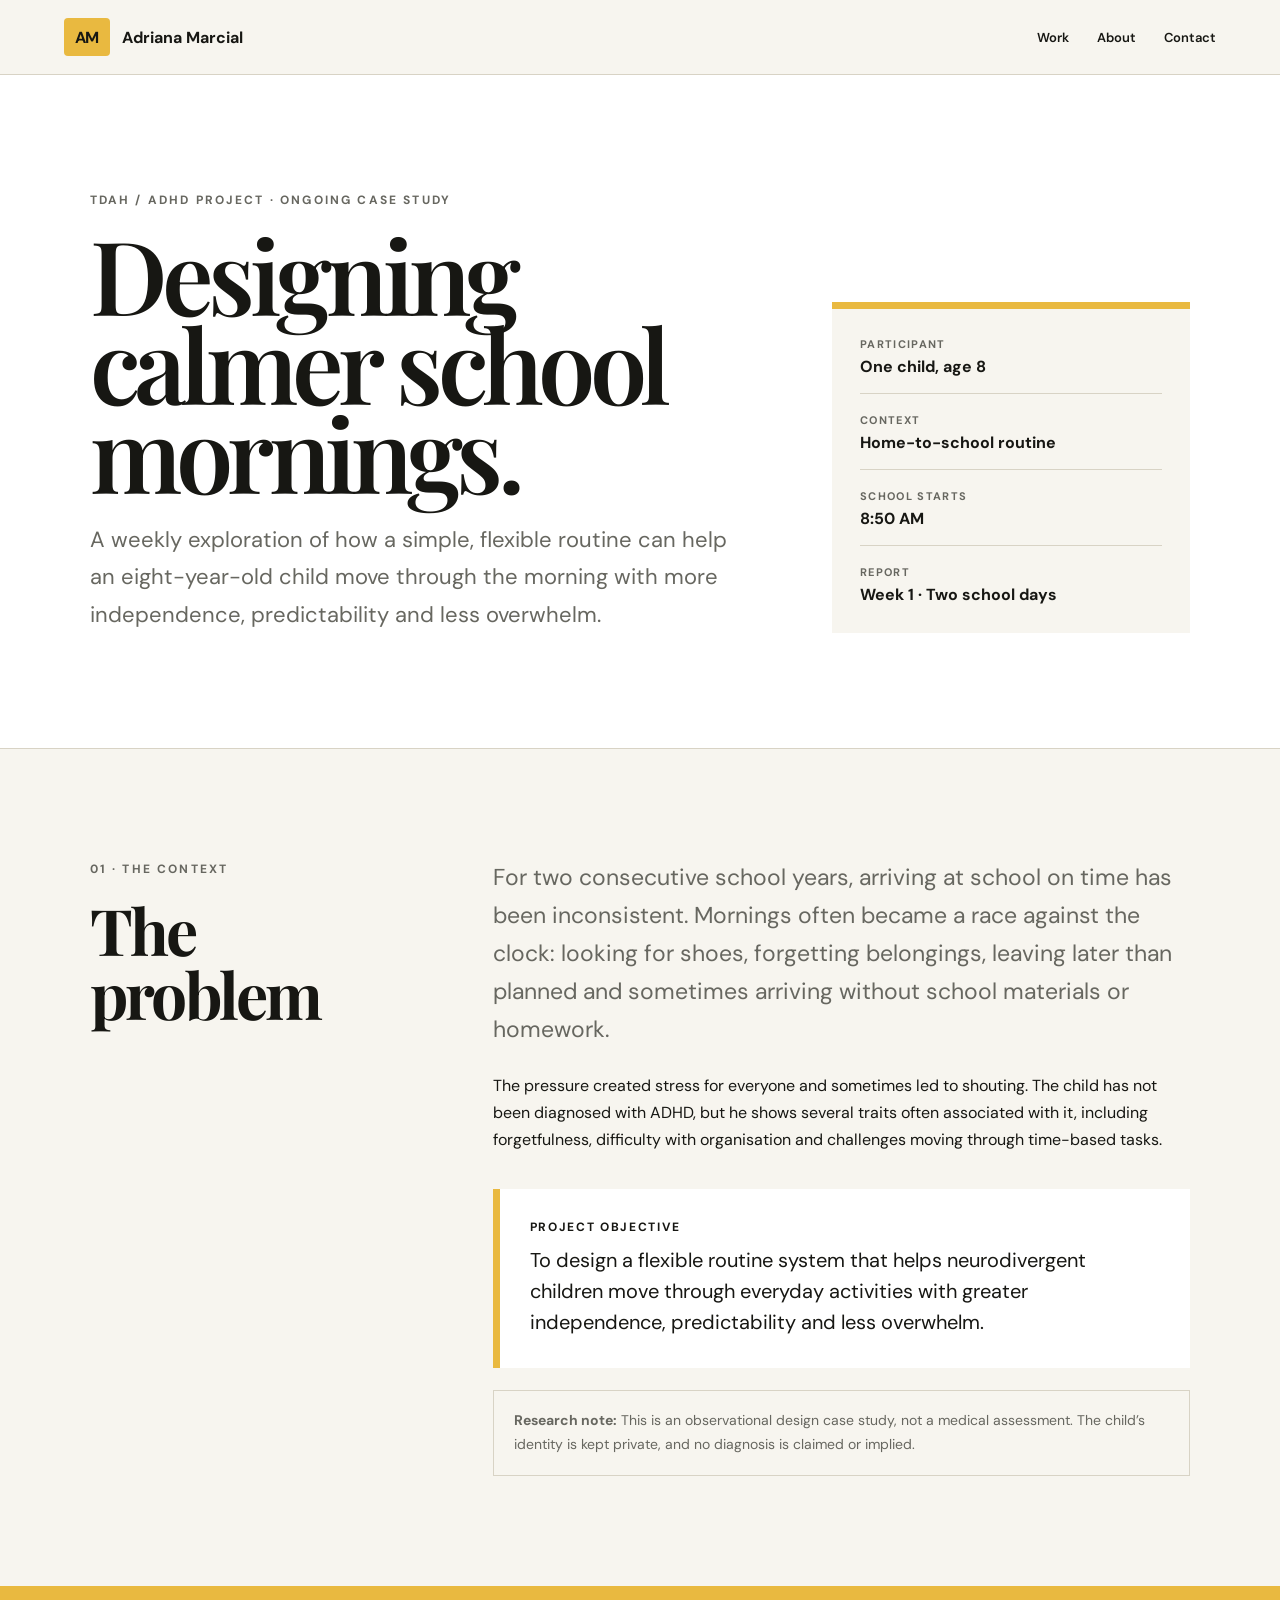
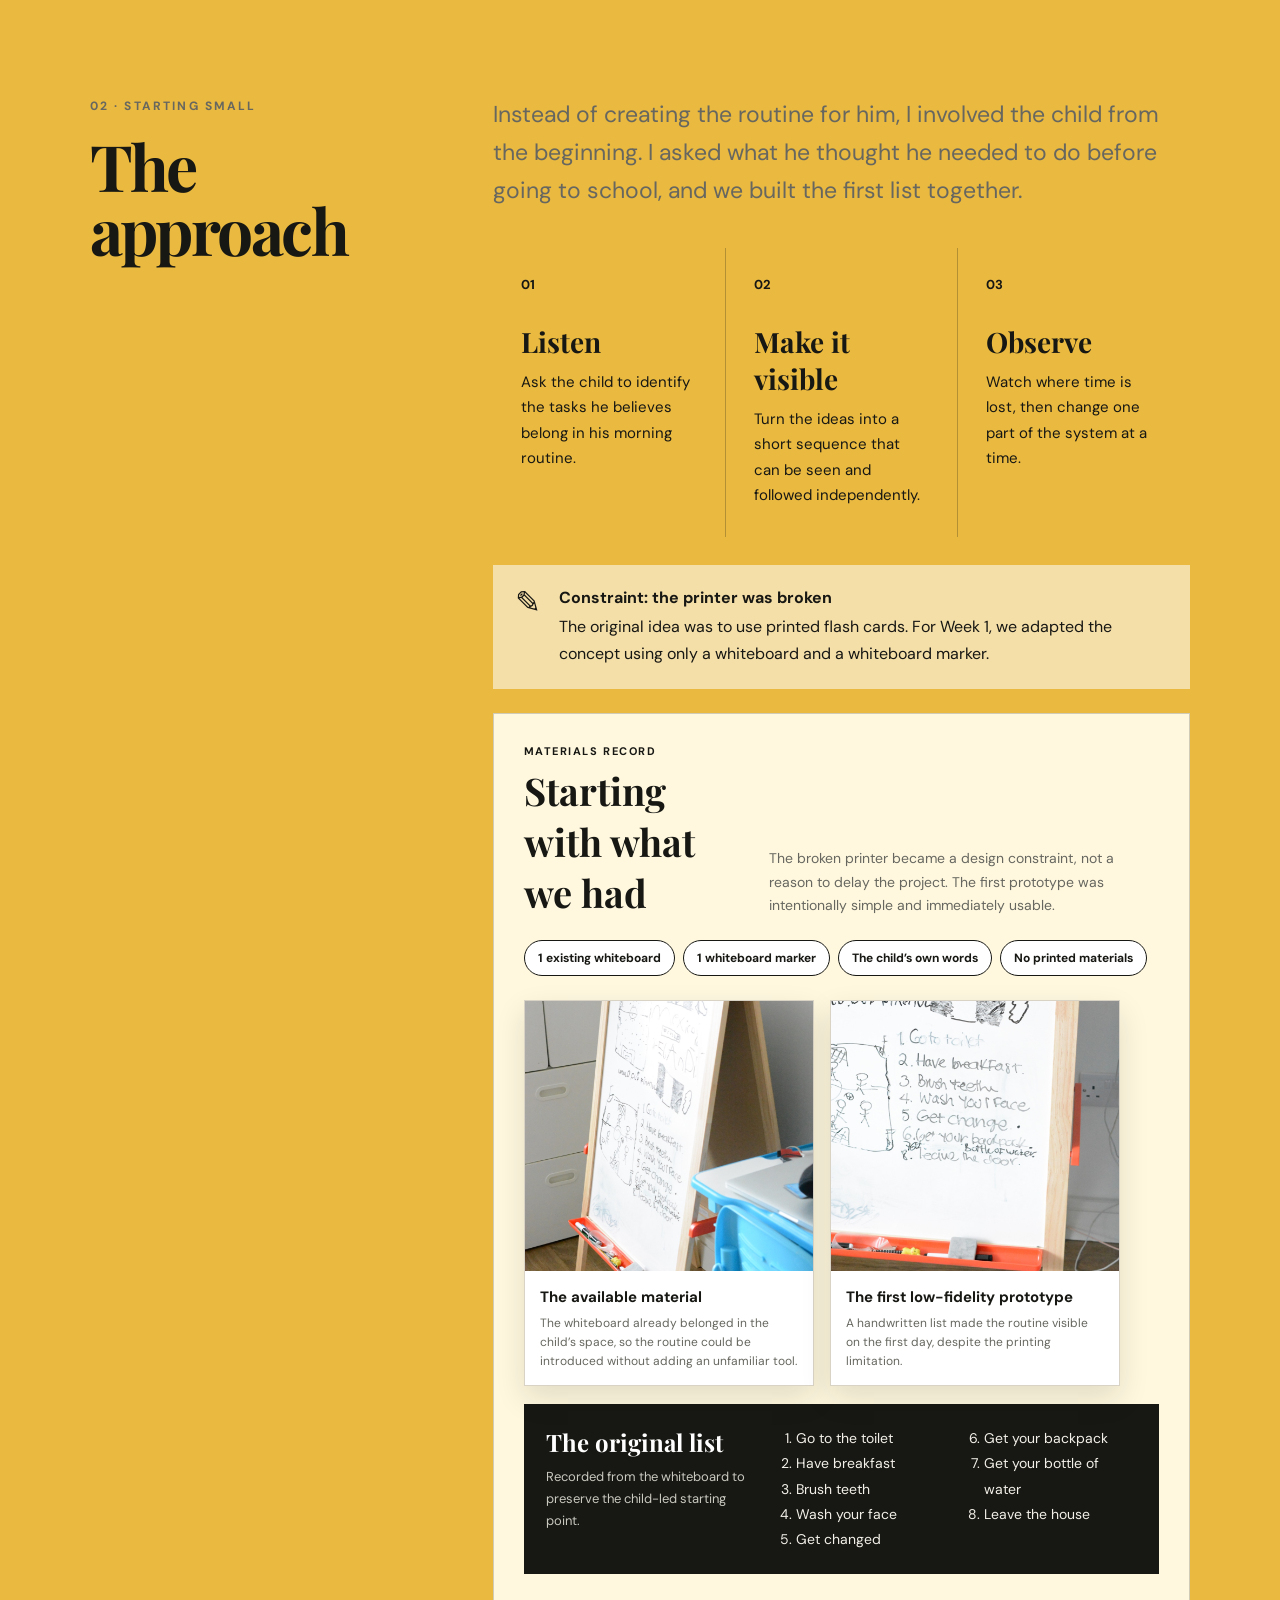
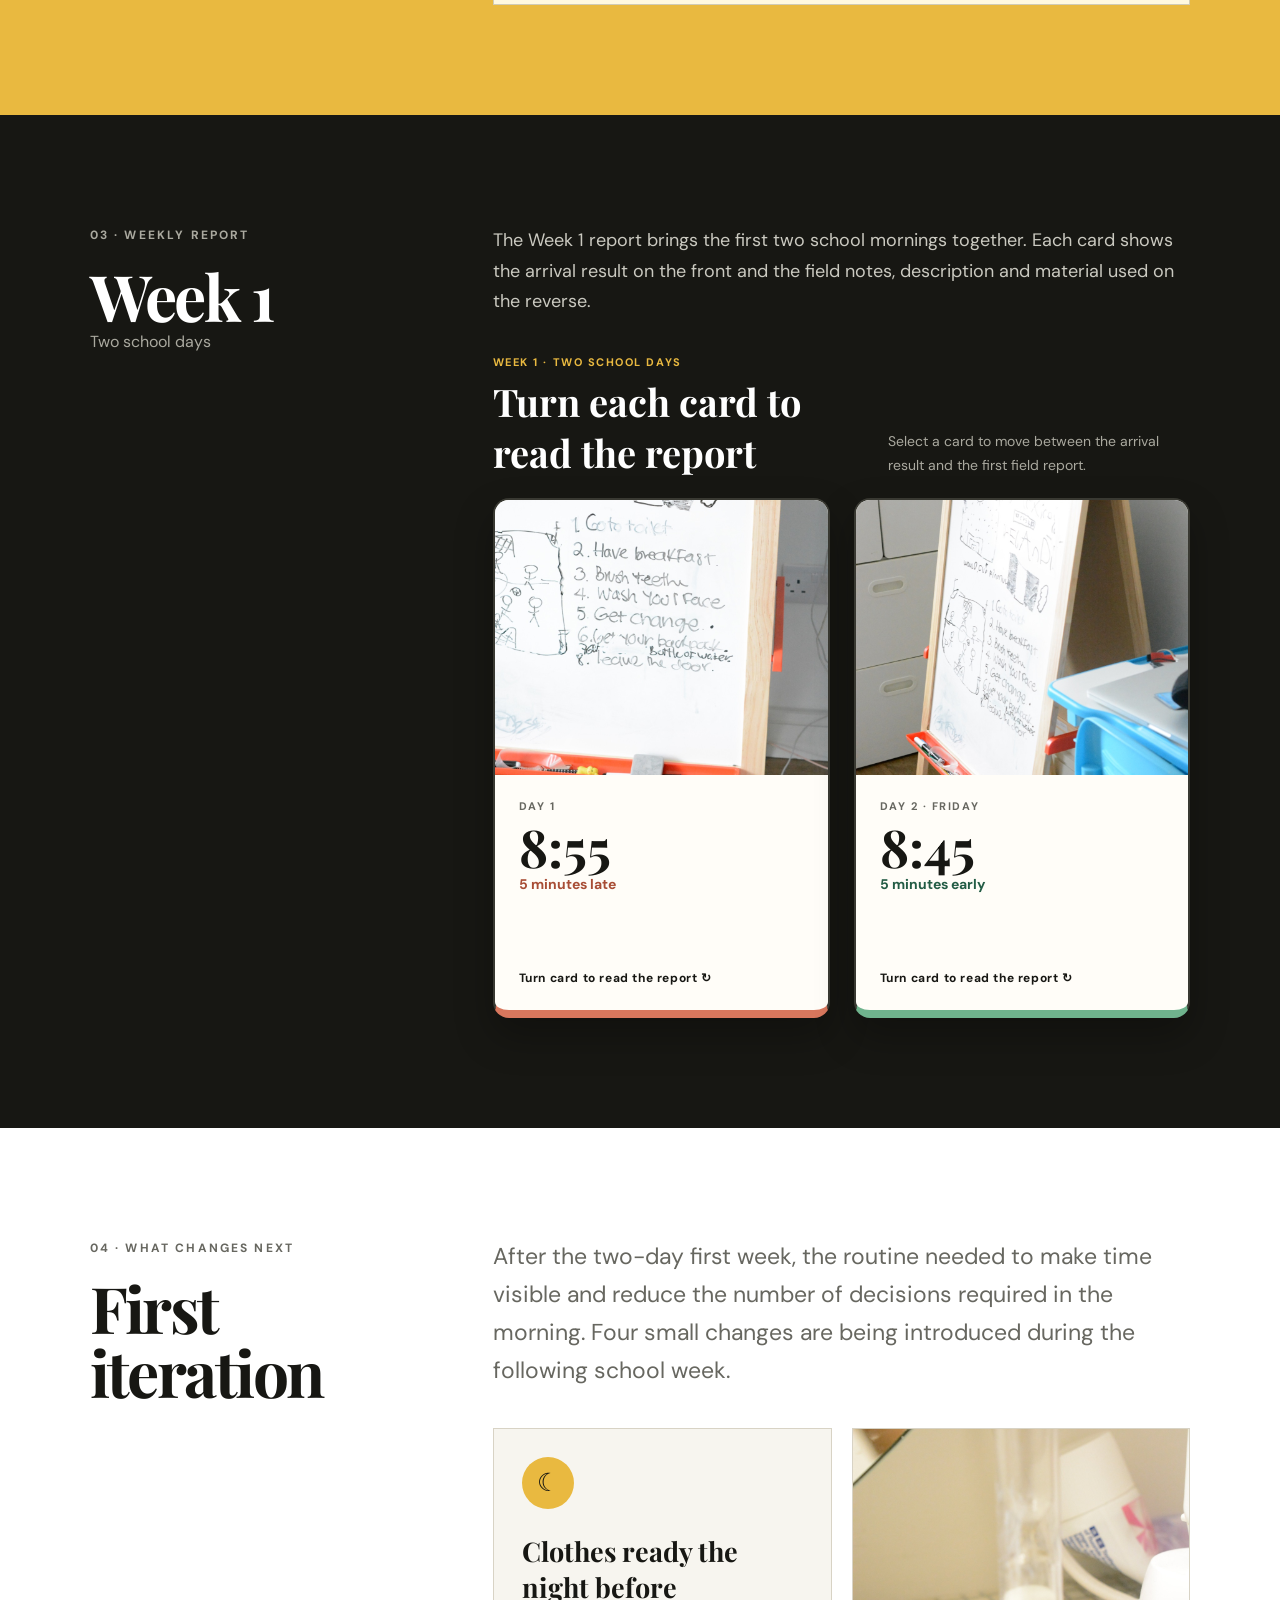
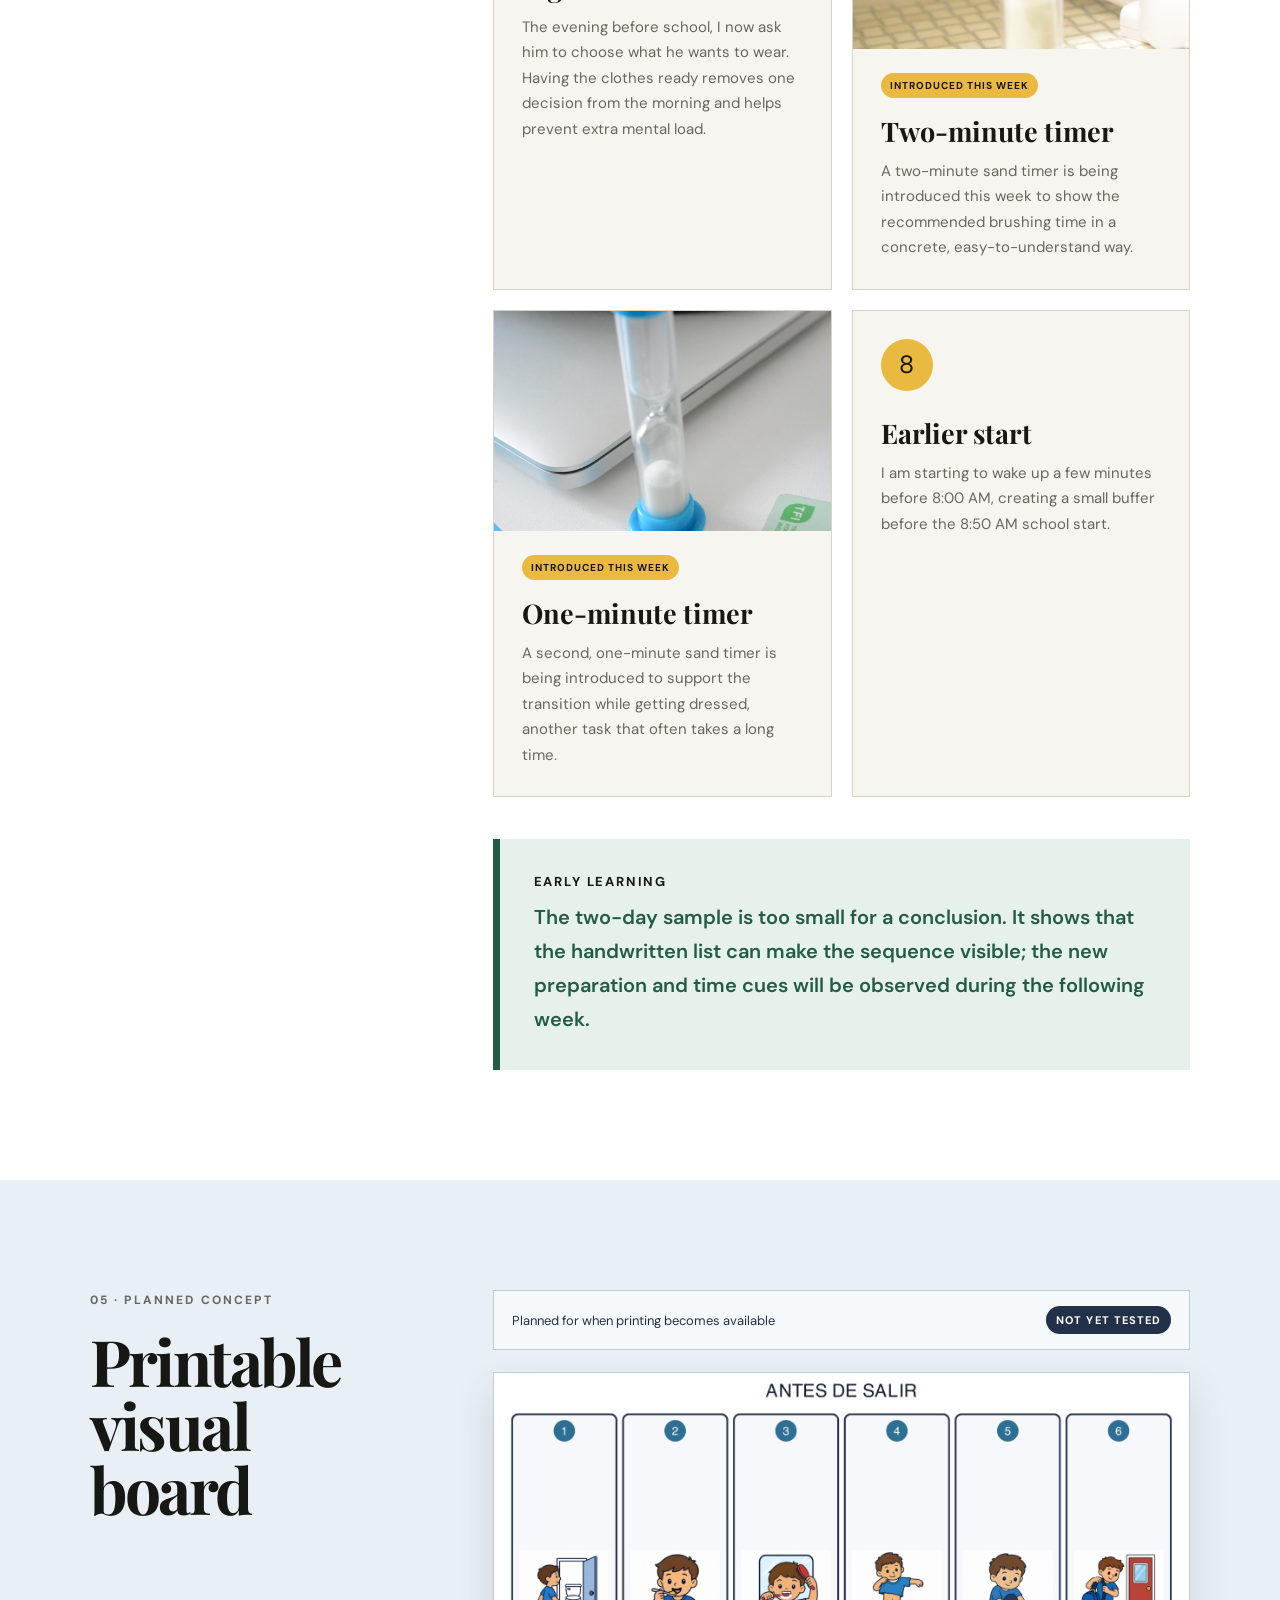
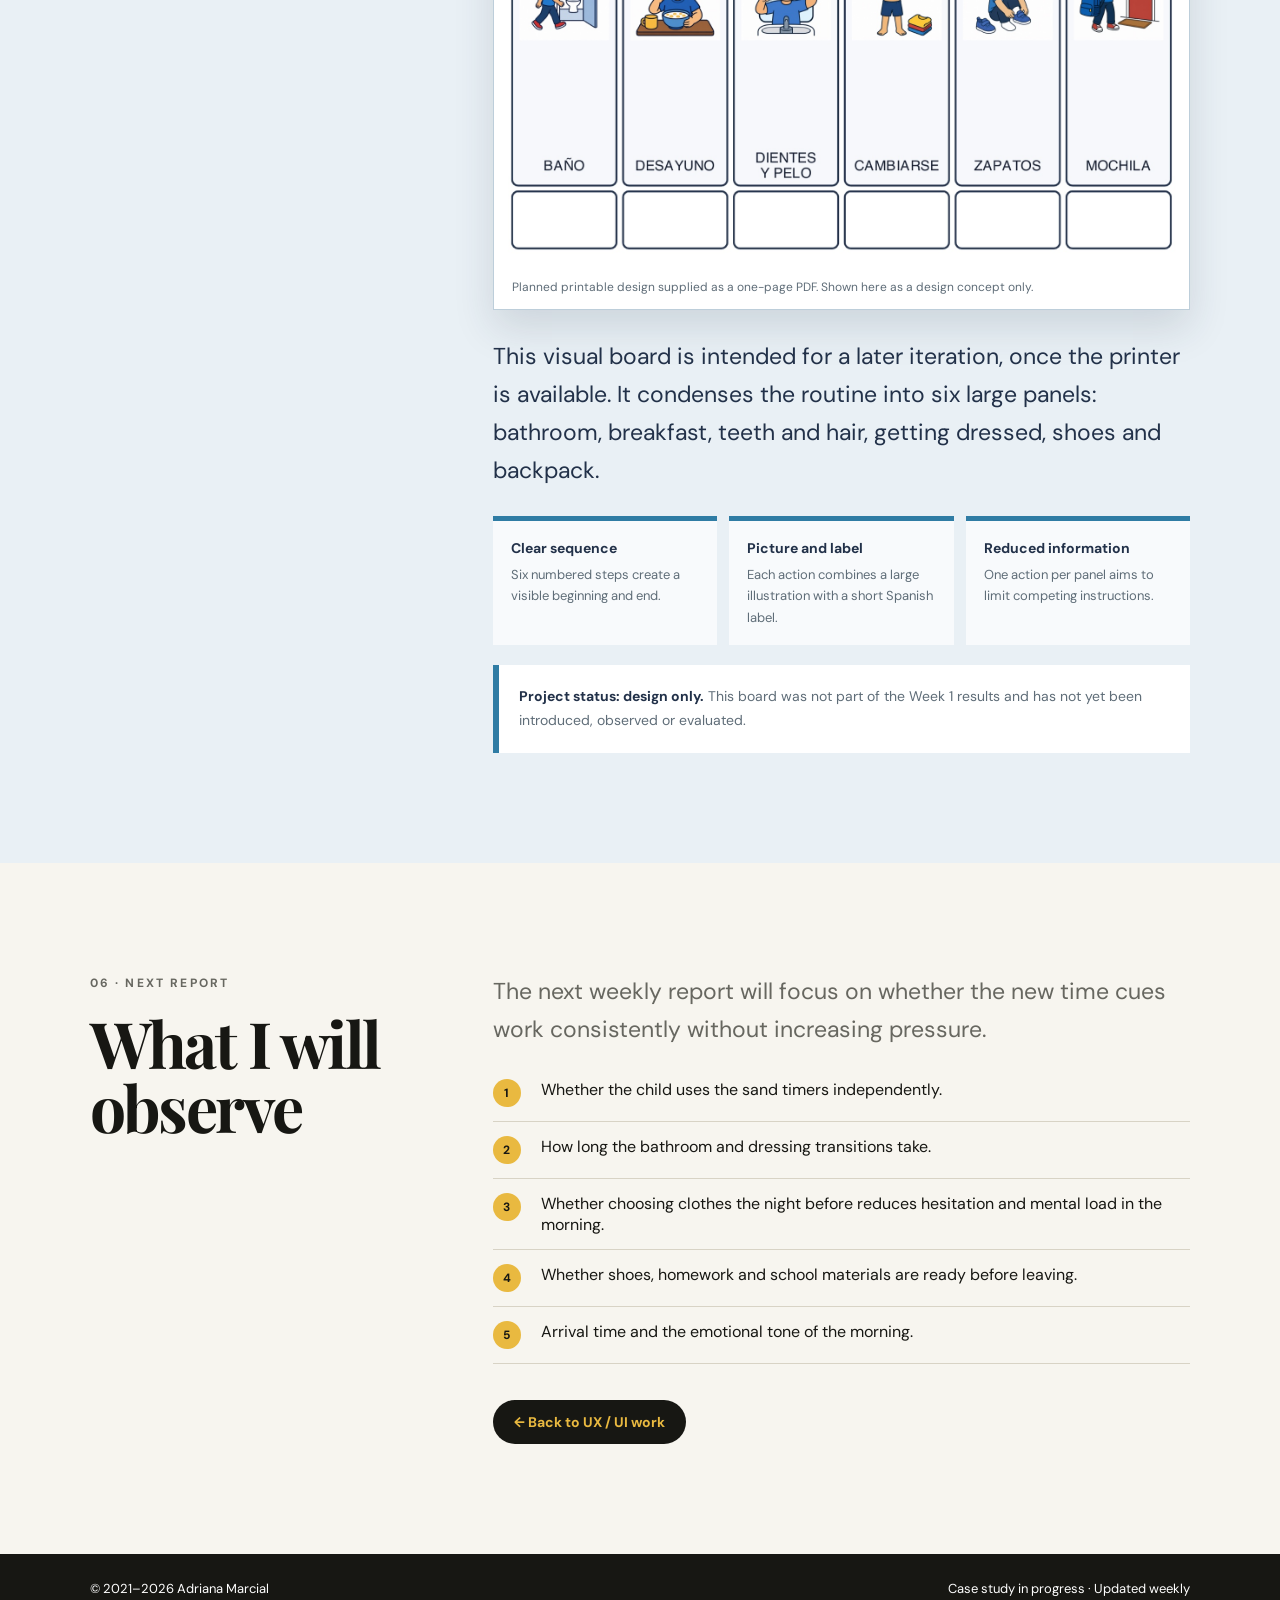
<file: tdah-project.html>
<!DOCTYPE html>
<html lang="en">
<head>
  <!-- Google Tag Manager -->
  <script>(function(w,d,s,l,i){w[l]=w[l]||[];w[l].push({'gtm.start':
  new Date().getTime(),event:'gtm.js'});var f=d.getElementsByTagName(s)[0],
  j=d.createElement(s),dl=l!='dataLayer'?'&l='+l:'';j.async=true;j.src=
  'https://www.googletagmanager.com/gtm.js?id='+i+dl;f.parentNode.insertBefore(j,f);
  })(window,document,'script','dataLayer','GTM-MG58XLLC');</script>
  <!-- End Google Tag Manager -->
  <meta charset="utf-8">
  <meta name="viewport" content="width=device-width, initial-scale=1">
  <title>TDAH / ADHD Morning Routine — Week 1 | Adriana Marcial</title>
  <meta name="description" content="Week 1 of an ongoing UX case study exploring a flexible morning routine for a neurodivergent child, with observations, constraints and early iterations.">
  <meta name="robots" content="noindex">
  <link rel="preconnect" href="https://fonts.googleapis.com">
  <link rel="preconnect" href="https://fonts.gstatic.com" crossorigin>
  <link href="https://fonts.googleapis.com/css2?family=DM+Sans:wght@400;500;600;700&amp;family=Playfair+Display:wght@600&amp;display=swap" rel="stylesheet">
  <script type="text/javascript" charset="UTF-8" src="https://cdn.cookie-script.com/s/37d7e0482ad240002c6fa5512722afcf.js"></script>
  <script type="text/plain" data-cookiescript="accepted" data-cookiecategory="performance">
    (function(c,l,a,r,i,t,y){
      c[a]=c[a]||function(){(c[a].q=c[a].q||[]).push(arguments)};
      t=l.createElement(r);t.async=1;t.src="https://www.clarity.ms/tag/"+i;
      y=l.getElementsByTagName(r)[0];y.parentNode.insertBefore(t,y);
    })(window, document, "clarity", "script", "xu7cki55r9");
  </script>
  <style>
    :root {
      --ink:#171713;
      --paper:#f7f5ef;
      --white:#fff;
      --gold:#e9b940;
      --muted:#676760;
      --line:#d8d3c5;
      --green:#235c45;
      --green-soft:#e7f1eb;
      --blue:#2f7ca4;
      --navy:#223149;
      --blue-soft:#e9f0f5;
    }
    * { box-sizing:border-box; }
    html { scroll-behavior:smooth; }
    body { margin:0; background:var(--paper); color:var(--ink); font-family:"DM Sans",sans-serif; }
    a { color:inherit; }
    p { line-height:1.7; }
    .site-nav {
      position:sticky;
      top:0;
      z-index:10;
      display:flex;
      align-items:center;
      justify-content:space-between;
      gap:24px;
      padding:18px 5vw;
      background:rgba(247,245,239,.95);
      border-bottom:1px solid var(--line);
      backdrop-filter:blur(10px);
    }
    .brand { display:flex; align-items:center; gap:12px; font-weight:700; text-decoration:none; }
    .brand-mark {
      display:grid;
      place-items:center;
      width:46px;
      height:38px;
      border-radius:4px;
      background:var(--gold);
      font-size:16px;
      letter-spacing:-.04em;
    }
    .nav-links { display:flex; gap:28px; font-size:13px; font-weight:600; }
    .nav-links a { text-decoration:none; }
    .nav-links a:hover,
    .nav-links a:focus-visible { text-decoration:underline; text-decoration-color:var(--gold); text-decoration-thickness:3px; text-underline-offset:6px; }
    .hero {
      display:grid;
      grid-template-columns:minmax(0,1.3fr) minmax(280px,.7fr);
      gap:6vw;
      align-items:end;
      padding:clamp(64px,9vw,120px) 7vw;
      background:var(--white);
      border-bottom:1px solid var(--line);
    }
    .eyebrow {
      margin:0 0 18px;
      color:var(--muted);
      font-size:12px;
      font-weight:700;
      letter-spacing:.18em;
      text-transform:uppercase;
    }
    h1,h2,h3,p { margin-top:0; }
    h1 {
      max-width:880px;
      margin-bottom:25px;
      font-family:"Playfair Display",serif;
      font-size:clamp(54px,8vw,112px);
      font-weight:600;
      letter-spacing:-.055em;
      line-height:.87;
    }
    .hero-copy { max-width:760px; margin-bottom:0; color:var(--muted); font-size:clamp(17px,2vw,22px); }
    .status-card { padding:28px; border-top:7px solid var(--gold); background:var(--paper); }
    .status-card dl { display:grid; gap:19px; margin:0; }
    .status-card div { padding-bottom:16px; border-bottom:1px solid var(--line); }
    .status-card div:last-child { padding-bottom:0; border-bottom:0; }
    .status-card dt { margin-bottom:5px; color:var(--muted); font-size:11px; font-weight:700; letter-spacing:.12em; text-transform:uppercase; }
    .status-card dd { margin:0; font-weight:700; }
    main > section { padding:clamp(70px,9vw,110px) 7vw; }
    .section-grid { display:grid; grid-template-columns:minmax(220px,.62fr) minmax(0,1.38fr); gap:7vw; }
    .section-heading h2 {
      margin-bottom:0;
      font-family:"Playfair Display",serif;
      font-size:clamp(40px,5vw,66px);
      letter-spacing:-.04em;
      line-height:1;
    }
    .lead { color:var(--muted); font-size:clamp(18px,2vw,23px); line-height:1.65; }
    .content-copy { max-width:820px; }
    .content-copy p:last-child { margin-bottom:0; }
    .objective { margin-top:36px; padding:30px; border-left:7px solid var(--gold); background:var(--white); }
    .objective strong { display:block; margin-bottom:10px; font-size:12px; letter-spacing:.14em; text-transform:uppercase; }
    .objective p { margin:0; color:var(--ink); font-size:20px; line-height:1.55; }
    .ethics-note { margin-top:22px; padding:18px 20px; border:1px solid var(--line); color:var(--muted); font-size:14px; }
    .approach { background:var(--gold); }
    .approach-grid { display:grid; grid-template-columns:repeat(3,1fr); gap:1px; margin-top:38px; background:rgba(23,23,19,.25); }
    .approach-card { padding:28px; background:var(--gold); }
    .approach-number { display:block; margin-bottom:30px; font-size:13px; font-weight:700; }
    .approach-card h3 { margin-bottom:10px; font-family:"Playfair Display",serif; font-size:28px; }
    .approach-card p { margin-bottom:0; font-size:15px; }
    .constraint { display:grid; grid-template-columns:auto 1fr; gap:18px; align-items:start; margin-top:28px; padding:22px; background:rgba(255,255,255,.55); }
    .constraint-icon { font-size:31px; line-height:1; }
    .constraint strong { display:block; margin-bottom:5px; }
    .constraint p { margin:0; }
    .materials-record { margin-top:24px; padding:30px; background:#fff8df; border:1px solid rgba(23,23,19,.2); }
    .materials-record .flashcards-kicker { color:var(--ink); }
    .materials-head { display:flex; align-items:end; justify-content:space-between; gap:24px; margin-bottom:22px; }
    .materials-head h3 { margin:0; font-family:"Playfair Display",serif; font-size:clamp(28px,3vw,38px); }
    .materials-head p { max-width:390px; margin:0; color:var(--muted); font-size:14px; }
    .material-list { display:flex; flex-wrap:wrap; gap:8px; margin:0 0 24px; padding:0; list-style:none; }
    .material-list li { padding:9px 13px; border:1px solid var(--ink); border-radius:999px; background:var(--white); font-size:12px; font-weight:700; }
    .evidence-grid { display:grid; grid-template-columns:repeat(2,minmax(0,290px)); justify-content:start; gap:16px; }
    .evidence-card { margin:0; overflow:hidden; background:var(--white); border:1px solid var(--line); box-shadow:0 12px 28px rgba(23,23,19,.12); }
    .evidence-card img { display:block; width:100%; height:270px; object-fit:cover; object-position:center; }
    .evidence-card figcaption { padding:15px; color:var(--muted); font-size:12px; line-height:1.55; }
    .evidence-card figcaption strong { display:block; margin-bottom:5px; color:var(--ink); font-size:15px; }
    .list-transcript { display:grid; grid-template-columns:.72fr 1.28fr; gap:24px; margin-top:18px; padding:22px; background:var(--ink); color:var(--white); }
    .list-transcript h4 { margin:0; font-family:"Playfair Display",serif; font-size:24px; }
    .list-transcript p { margin:8px 0 0; color:#cac9c0; font-size:13px; }
    .list-transcript ol { columns:2; column-gap:34px; margin:0; padding-left:22px; color:#f2f0e8; font-size:14px; line-height:1.8; }
    .list-transcript li { break-inside:avoid; }
    .week-report { background:var(--ink); color:var(--white); }
    .week-report .eyebrow,
    .week-report .section-heading p { color:#aaa99f; }
    .week-intro { max-width:760px; color:#cac9c0; font-size:18px; }
    .flashcards-kicker { display:block; margin-bottom:7px; color:var(--gold); font-size:11px; font-weight:700; letter-spacing:.14em; text-transform:uppercase; }
    .report-cards-heading { display:flex; align-items:end; justify-content:space-between; gap:24px; margin:38px 0 20px; }
    .report-cards-heading h3 { margin:0; font-family:"Playfair Display",serif; font-size:clamp(28px,3vw,38px); }
    .report-cards-heading p { max-width:340px; margin:0; color:#aaa99f; font-size:14px; }
    .report-card-grid { display:grid; grid-template-columns:repeat(2,minmax(0,1fr)); gap:24px; }
    .report-flashcard { min-width:0; height:520px; padding:0; border:0; border-radius:16px; background:transparent; color:inherit; font:inherit; text-align:left; perspective:1200px; cursor:pointer; }
    .report-flashcard-inner { position:relative; display:block; width:100%; height:100%; transform-style:preserve-3d; transition:transform .55s cubic-bezier(.2,.75,.25,1); }
    .report-flashcard.is-flipped .report-flashcard-inner { transform:rotateY(180deg); }
    .report-face { position:absolute; inset:0; display:flex; flex-direction:column; overflow:hidden; border:2px solid #393932; border-radius:16px; backface-visibility:hidden; -webkit-backface-visibility:hidden; box-shadow:0 18px 38px rgba(0,0,0,.28); }
    .report-front { background:#fffdf8; color:var(--ink); }
    .report-flashcard--late .report-front { border-bottom:8px solid #d8775d; }
    .report-flashcard--early .report-front { border-bottom:8px solid #6fb38d; }
    .report-back { transform:rotateY(180deg); padding:30px; background:var(--gold); color:var(--ink); }
    .report-photo { display:block; width:100%; height:275px; overflow:hidden; background:#dedbd2; }
    .report-photo img { display:block; width:100%; height:100%; object-fit:cover; object-position:center; }
    .report-front-copy { display:flex; flex:1; flex-direction:column; padding:24px; }
    .report-day { display:block; color:var(--muted); font-size:11px; font-weight:700; letter-spacing:.14em; text-transform:uppercase; }
    .report-time { display:block; margin:8px 0 2px; font-family:"Playfair Display",serif; font-size:52px; line-height:1; }
    .report-result { display:block; font-size:14px; font-weight:700; }
    .report-flashcard--late .report-result { color:#a84d35; }
    .report-flashcard--early .report-result { color:#235c45; }
    .report-flip-cue { display:block; margin-top:auto; padding-top:15px; font-size:12px; font-weight:700; letter-spacing:.05em; }
    .report-back-label { display:block; margin-bottom:24px; font-size:11px; font-weight:700; letter-spacing:.15em; text-transform:uppercase; }
    .report-back-title { display:block; margin-bottom:15px; font-family:"Playfair Display",serif; font-size:32px; line-height:1.05; }
    .report-back-copy { display:block; font-size:15px; line-height:1.7; }
    .report-used { display:block; margin-top:auto; padding:15px; border:1px solid rgba(23,23,19,.35); background:rgba(255,255,255,.42); font-size:12px; line-height:1.5; }
    .report-used b { display:block; margin-bottom:3px; letter-spacing:.1em; text-transform:uppercase; }
    .report-flashcard:hover .report-face { border-color:var(--gold); }
    .report-flashcard:focus-visible { outline:3px solid var(--gold); outline-offset:5px; }
    @media (prefers-reduced-motion:reduce) {
      .report-flashcard-inner { transition:none; }
    }
    .iteration { background:var(--white); }
    .iteration-grid { display:grid; grid-template-columns:repeat(2,1fr); gap:20px; margin-top:38px; }
    .iteration-card { padding:28px; border:1px solid var(--line); background:var(--paper); }
    .iteration-card--photo { padding:0; overflow:hidden; }
    .iteration-card-image { display:block; width:100%; height:220px; object-fit:cover; object-position:center; }
    .iteration-card-body { padding:24px 28px 28px; }
    .iteration-status { display:inline-block; margin-bottom:15px; padding:6px 9px; border-radius:999px; background:var(--gold); color:var(--ink); font-size:10px; font-weight:700; letter-spacing:.1em; text-transform:uppercase; }
    .iteration-icon { display:grid; place-items:center; width:52px; height:52px; margin-bottom:24px; border-radius:50%; background:var(--gold); font-size:25px; }
    .iteration-card h3 { margin-bottom:10px; font-family:"Playfair Display",serif; font-size:27px; }
    .iteration-card p { margin-bottom:0; color:var(--muted); font-size:15px; }
    .learning { margin-top:42px; padding:34px; background:var(--green-soft); border-left:7px solid var(--green); }
    .learning h3 { margin-bottom:10px; font-size:13px; letter-spacing:.14em; text-transform:uppercase; }
    .learning p { margin:0; color:var(--green); font-size:20px; font-weight:600; }
    .planned-prototype { background:var(--blue-soft); }
    .planned-status { display:flex; align-items:center; justify-content:space-between; gap:18px; margin-bottom:22px; padding:15px 18px; border:1px solid #bdceda; background:rgba(255,255,255,.62); color:var(--navy); font-size:13px; }
    .planned-status strong { padding:7px 10px; border-radius:999px; background:var(--navy); color:var(--white); font-size:11px; letter-spacing:.1em; text-transform:uppercase; }
    .planned-preview { margin:0; overflow:hidden; border:1px solid #bdceda; background:var(--white); box-shadow:0 18px 38px rgba(34,49,73,.14); }
    .planned-preview img { display:block; width:100%; height:auto; }
    .planned-preview figcaption { padding:14px 18px; color:#5f6d78; font-size:12px; }
    .planned-copy { margin-top:28px; }
    .planned-copy .lead { color:var(--navy); }
    .planned-features { display:grid; grid-template-columns:repeat(3,1fr); gap:12px; margin-top:26px; }
    .planned-feature { padding:18px; border-top:5px solid var(--blue); background:rgba(255,255,255,.7); }
    .planned-feature strong { display:block; margin-bottom:6px; color:var(--navy); font-size:14px; }
    .planned-feature span { color:#5f6d78; font-size:13px; line-height:1.5; }
    .planned-disclaimer { margin:20px 0 0; padding:20px; border-left:6px solid var(--blue); background:var(--white); color:#5f6d78; font-size:14px; }
    .planned-disclaimer strong { color:var(--navy); }
    .next-report { background:var(--paper); }
    .next-list { display:grid; gap:14px; margin:30px 0 0; padding:0; list-style:none; }
    .next-list li { display:grid; grid-template-columns:36px 1fr; align-items:start; gap:12px; padding-bottom:14px; border-bottom:1px solid var(--line); }
    .next-list span { display:grid; place-items:center; width:28px; height:28px; border-radius:50%; background:var(--gold); font-size:12px; font-weight:700; }
    .back-link { display:inline-block; margin-top:36px; padding:13px 21px; border-radius:999px; background:var(--ink); color:var(--gold); font-size:14px; font-weight:700; text-decoration:none; }
    footer { display:flex; justify-content:space-between; gap:20px; padding:26px 7vw; background:var(--ink); color:#fff; font-size:13px; }
    footer a { color:var(--gold); }
    @media (max-width:850px) {
      .hero,.section-grid { grid-template-columns:1fr; }
      .status-card { max-width:520px; }
      .approach-grid,.iteration-grid { grid-template-columns:1fr; }
      .materials-head { align-items:start; flex-direction:column; }
      .list-transcript { grid-template-columns:1fr; }
      .report-cards-heading { align-items:start; flex-direction:column; }
      .planned-features { grid-template-columns:1fr; }
    }
    @media (max-width:560px) {
      .site-nav { padding:14px 20px; }
      .brand > span:last-child { display:none; }
      .nav-links { gap:15px; font-size:11px; }
      .hero,main > section { padding-left:24px; padding-right:24px; }
      .materials-record { padding:20px; }
      .evidence-grid { grid-template-columns:1fr; }
      .list-transcript ol { columns:1; }
      .report-card-grid { grid-template-columns:1fr; }
      footer { flex-direction:column; padding:24px; }
    }
    /* Keep CookieScript's privacy link readable on its dark banner. */
    #cookiescript_injected #cookiescript_readmore {
      color:#fff !important;
      text-decoration:underline !important;
      text-decoration-thickness:1px !important;
      text-underline-offset:2px !important;
    }
  </style>
</head>
<body>
  <!-- Google Tag Manager (noscript) -->
  <noscript><iframe src="https://www.googletagmanager.com/ns.html?id=GTM-MG58XLLC"
  height="0" width="0" style="display:none;visibility:hidden"></iframe></noscript>
  <!-- End Google Tag Manager (noscript) -->

  <nav class="site-nav" aria-label="Main navigation">
    <a class="brand" href="index.html#home">
      <span class="brand-mark" aria-hidden="true">AM</span>
      <span>Adriana Marcial</span>
    </a>
    <div class="nav-links">
      <a href="index.html#ux-ui-work">Work</a>
      <a href="index.html#about-me">About</a>
      <a href="contactme.html">Contact</a>
    </div>
  </nav>

  <header class="hero">
    <div>
      <p class="eyebrow">TDAH / ADHD Project · Ongoing case study</p>
      <h1>Designing calmer school mornings.</h1>
      <p class="hero-copy">A weekly exploration of how a simple, flexible routine can help an eight-year-old child move through the morning with more independence, predictability and less overwhelm.</p>
    </div>
    <aside class="status-card" aria-label="Project overview">
      <dl>
        <div><dt>Participant</dt><dd>One child, age 8</dd></div>
        <div><dt>Context</dt><dd>Home-to-school routine</dd></div>
        <div><dt>School starts</dt><dd>8:50 AM</dd></div>
        <div><dt>Report</dt><dd>Week 1 · Two school days</dd></div>
      </dl>
    </aside>
  </header>

  <main>
    <section aria-labelledby="problem-title">
      <div class="section-grid">
        <div class="section-heading">
          <p class="eyebrow">01 · The context</p>
          <h2 id="problem-title">The problem</h2>
        </div>
        <div class="content-copy">
          <p class="lead">For two consecutive school years, arriving at school on time has been inconsistent. Mornings often became a race against the clock: looking for shoes, forgetting belongings, leaving later than planned and sometimes arriving without school materials or homework.</p>
          <p>The pressure created stress for everyone and sometimes led to shouting. The child has not been diagnosed with ADHD, but he shows several traits often associated with it, including forgetfulness, difficulty with organisation and challenges moving through time-based tasks.</p>
          <div class="objective">
            <strong>Project objective</strong>
            <p>To design a flexible routine system that helps neurodivergent children move through everyday activities with greater independence, predictability and less overwhelm.</p>
          </div>
          <p class="ethics-note"><strong>Research note:</strong> This is an observational design case study, not a medical assessment. The child’s identity is kept private, and no diagnosis is claimed or implied.</p>
        </div>
      </div>
    </section>

    <section class="approach" aria-labelledby="approach-title">
      <div class="section-grid">
        <div class="section-heading">
          <p class="eyebrow">02 · Starting small</p>
          <h2 id="approach-title">The approach</h2>
        </div>
        <div>
          <p class="lead">Instead of creating the routine for him, I involved the child from the beginning. I asked what he thought he needed to do before going to school, and we built the first list together.</p>
          <div class="approach-grid">
            <article class="approach-card">
              <span class="approach-number">01</span>
              <h3>Listen</h3>
              <p>Ask the child to identify the tasks he believes belong in his morning routine.</p>
            </article>
            <article class="approach-card">
              <span class="approach-number">02</span>
              <h3>Make it visible</h3>
              <p>Turn the ideas into a short sequence that can be seen and followed independently.</p>
            </article>
            <article class="approach-card">
              <span class="approach-number">03</span>
              <h3>Observe</h3>
              <p>Watch where time is lost, then change one part of the system at a time.</p>
            </article>
          </div>
          <div class="constraint">
            <span class="constraint-icon" aria-hidden="true">✎</span>
            <div>
              <strong>Constraint: the printer was broken</strong>
              <p>The original idea was to use printed flash cards. For Week 1, we adapted the concept using only a whiteboard and a whiteboard marker.</p>
            </div>
          </div>
          <div class="materials-record">
            <div class="materials-head">
              <div>
                <span class="flashcards-kicker">Materials record</span>
                <h3>Starting with what we had</h3>
              </div>
              <p>The broken printer became a design constraint, not a reason to delay the project. The first prototype was intentionally simple and immediately usable.</p>
            </div>
            <ul class="material-list" aria-label="Materials used for the first prototype">
              <li>1 existing whiteboard</li>
              <li>1 whiteboard marker</li>
              <li>The child’s own words</li>
              <li>No printed materials</li>
            </ul>
            <div class="evidence-grid">
              <figure class="evidence-card">
                <img src="images/thewhiteboard_web.jpg" alt="The existing child’s whiteboard used to begin the morning routine project" width="1600" height="1066" loading="lazy" decoding="async">
                <figcaption><strong>The available material</strong>The whiteboard already belonged in the child’s space, so the routine could be introduced without adding an unfamiliar tool.</figcaption>
              </figure>
              <figure class="evidence-card">
                <img src="images/whiteboardlist_web.jpg" alt="Close-up of the first handwritten morning routine list on the whiteboard" width="1600" height="1066" loading="lazy" decoding="async">
                <figcaption><strong>The first low-fidelity prototype</strong>A handwritten list made the routine visible on the first day, despite the printing limitation.</figcaption>
              </figure>
            </div>
            <div class="list-transcript">
              <div>
                <h4>The original list</h4>
                <p>Recorded from the whiteboard to preserve the child-led starting point.</p>
              </div>
              <ol>
                <li>Go to the toilet</li>
                <li>Have breakfast</li>
                <li>Brush teeth</li>
                <li>Wash your face</li>
                <li>Get changed</li>
                <li>Get your backpack</li>
                <li>Get your bottle of water</li>
                <li>Leave the house</li>
              </ol>
            </div>
          </div>
        </div>
      </div>
    </section>

    <section class="week-report" aria-labelledby="week-one-title">
      <div class="section-grid">
        <div class="section-heading">
          <p class="eyebrow">03 · Weekly report</p>
          <h2 id="week-one-title">Week 1</h2>
          <p>Two school days</p>
        </div>
        <div>
          <p class="week-intro">The Week 1 report brings the first two school mornings together. Each card shows the arrival result on the front and the field notes, description and material used on the reverse.</p>
          <div class="report-cards-heading">
            <div>
              <span class="flashcards-kicker">Week 1 · Two school days</span>
              <h3>Turn each card to read the report</h3>
            </div>
            <p>Select a card to move between the arrival result and the first field report.</p>
          </div>
          <div class="report-card-grid">
            <button class="report-flashcard report-flashcard--late" type="button" aria-pressed="false" aria-label="Turn Day 1 card to read the first field report" data-report-card data-front-label="Turn Day 1 card to read the first field report" data-back-label="Return to the Day 1 arrival result">
              <span class="report-flashcard-inner">
                <span class="report-face report-front">
                  <span class="report-photo">
                    <img src="images/whiteboardlist_web.jpg" alt="The handwritten morning routine list used on Day 1" width="1600" height="1066" loading="lazy" decoding="async">
                  </span>
                  <span class="report-front-copy">
                    <span class="report-day">Day 1</span>
                    <strong class="report-time">8:55</strong>
                    <span class="report-result">5 minutes late</span>
                    <span class="report-flip-cue">Turn card to read the report ↻</span>
                  </span>
                </span>
                <span class="report-face report-back">
                  <span class="report-back-label">First field report · Day 1</span>
                  <strong class="report-back-title">The bathroom took longer than expected.</strong>
                  <span class="report-back-copy">Everything was completed in order, but brushing his teeth took more than five minutes. The bathroom became the main timing issue observed during the first morning.</span>
                  <span class="report-used"><b>Material used</b>Handwritten routine on the whiteboard and one whiteboard marker.</span>
                  <span class="report-flip-cue">Return to the arrival result ↻</span>
                </span>
              </span>
            </button>

            <button class="report-flashcard report-flashcard--early" type="button" aria-pressed="false" aria-label="Turn Day 2 card to read the first field report" data-report-card data-front-label="Turn Day 2 card to read the first field report" data-back-label="Return to the Day 2 arrival result">
              <span class="report-flashcard-inner">
                <span class="report-face report-front">
                  <span class="report-photo">
                    <img src="images/thewhiteboard_web.jpg" alt="The whiteboard used for the morning routine on Day 2" width="1600" height="1066" loading="lazy" decoding="async">
                  </span>
                  <span class="report-front-copy">
                    <span class="report-day">Day 2 · Friday</span>
                    <strong class="report-time">8:45</strong>
                    <span class="report-result">5 minutes early</span>
                    <span class="report-flip-cue">Turn card to read the report ↻</span>
                  </span>
                </span>
                <span class="report-face report-back">
                  <span class="report-back-label">First field report · Day 2</span>
                  <strong class="report-back-title">The morning ended with time to wait.</strong>
                  <span class="report-back-copy">Using the same handwritten whiteboard routine, he arrived earlier than expected. There were a few calm minutes available before school started.</span>
                  <span class="report-used"><b>Material used</b>Handwritten routine on the whiteboard and one whiteboard marker.</span>
                  <span class="report-flip-cue">Return to the arrival result ↻</span>
                </span>
              </span>
            </button>
          </div>
        </div>
      </div>
    </section>

    <section class="iteration" aria-labelledby="iteration-title">
      <div class="section-grid">
        <div class="section-heading">
          <p class="eyebrow">04 · What changes next</p>
          <h2 id="iteration-title">First iteration</h2>
        </div>
        <div>
          <p class="lead">After the two-day first week, the routine needed to make time visible and reduce the number of decisions required in the morning. Four small changes are being introduced during the following school week.</p>
          <div class="iteration-grid">
            <article class="iteration-card">
              <span class="iteration-icon" aria-hidden="true">☾</span>
              <h3>Clothes ready the night before</h3>
              <p>The evening before school, I now ask him to choose what he wants to wear. Having the clothes ready removes one decision from the morning and helps prevent extra mental load.</p>
            </article>
            <article class="iteration-card iteration-card--photo">
              <img class="iteration-card-image" src="images/sandtimer2_web.jpg" alt="Two-minute sand timer being introduced for teeth brushing" width="1600" height="1066" loading="lazy" decoding="async">
              <div class="iteration-card-body">
                <span class="iteration-status">Introduced this week</span>
                <h3>Two-minute timer</h3>
                <p>A two-minute sand timer is being introduced this week to show the recommended brushing time in a concrete, easy-to-understand way.</p>
              </div>
            </article>
            <article class="iteration-card iteration-card--photo">
              <img class="iteration-card-image" src="images/sandtimer_web.jpg" alt="One-minute sand timer being introduced for getting dressed" width="1600" height="1066" loading="lazy" decoding="async">
              <div class="iteration-card-body">
                <span class="iteration-status">Introduced this week</span>
                <h3>One-minute timer</h3>
                <p>A second, one-minute sand timer is being introduced to support the transition while getting dressed, another task that often takes a long time.</p>
              </div>
            </article>
            <article class="iteration-card">
              <span class="iteration-icon" aria-hidden="true">8</span>
              <h3>Earlier start</h3>
              <p>I am starting to wake up a few minutes before 8:00 AM, creating a small buffer before the 8:50 AM school start.</p>
            </article>
          </div>
          <div class="learning">
            <h3>Early learning</h3>
            <p>The two-day sample is too small for a conclusion. It shows that the handwritten list can make the sequence visible; the new preparation and time cues will be observed during the following week.</p>
          </div>
        </div>
      </div>
    </section>

    <section class="planned-prototype" aria-labelledby="planned-title">
      <div class="section-grid">
        <div class="section-heading">
          <p class="eyebrow">05 · Planned concept</p>
          <h2 id="planned-title">Printable visual board</h2>
        </div>
        <div>
          <div class="planned-status">
            <span>Planned for when printing becomes available</span>
            <strong>Not yet tested</strong>
          </div>
          <figure class="planned-preview">
            <img src="images/tablero_visual_planned_web.jpg" alt="Planned printable morning routine board with six numbered visual steps in Spanish" width="1600" height="1131" loading="lazy" decoding="async">
            <figcaption>Planned printable design supplied as a one-page PDF. Shown here as a design concept only.</figcaption>
          </figure>
          <div class="planned-copy">
            <p class="lead">This visual board is intended for a later iteration, once the printer is available. It condenses the routine into six large panels: bathroom, breakfast, teeth and hair, getting dressed, shoes and backpack.</p>
            <div class="planned-features" aria-label="Features of the planned visual board">
              <div class="planned-feature"><strong>Clear sequence</strong><span>Six numbered steps create a visible beginning and end.</span></div>
              <div class="planned-feature"><strong>Picture and label</strong><span>Each action combines a large illustration with a short Spanish label.</span></div>
              <div class="planned-feature"><strong>Reduced information</strong><span>One action per panel aims to limit competing instructions.</span></div>
            </div>
            <p class="planned-disclaimer"><strong>Project status: design only.</strong> This board was not part of the Week 1 results and has not yet been introduced, observed or evaluated.</p>
          </div>
        </div>
      </div>
    </section>

    <section class="next-report" aria-labelledby="next-title">
      <div class="section-grid">
        <div class="section-heading">
          <p class="eyebrow">06 · Next report</p>
          <h2 id="next-title">What I will observe</h2>
        </div>
        <div>
          <p class="lead">The next weekly report will focus on whether the new time cues work consistently without increasing pressure.</p>
          <ul class="next-list">
            <li><span>1</span><div>Whether the child uses the sand timers independently.</div></li>
            <li><span>2</span><div>How long the bathroom and dressing transitions take.</div></li>
            <li><span>3</span><div>Whether choosing clothes the night before reduces hesitation and mental load in the morning.</div></li>
            <li><span>4</span><div>Whether shoes, homework and school materials are ready before leaving.</div></li>
            <li><span>5</span><div>Arrival time and the emotional tone of the morning.</div></li>
          </ul>
          <a class="back-link" href="index.html#ux-ui-work">← Back to UX / UI work</a>
        </div>
      </div>
    </section>
  </main>

  <footer>
    <span>&copy; 2021–2026 Adriana Marcial</span>
    <span>Case study in progress · Updated weekly</span>
  </footer>
  <script>
    document.querySelectorAll("[data-report-card]").forEach(function (card) {
      card.addEventListener("click", function () {
        var isFlipped = card.classList.toggle("is-flipped");
        card.setAttribute("aria-pressed", String(isFlipped));
        card.setAttribute("aria-label", isFlipped ? card.dataset.backLabel : card.dataset.frontLabel);
      });
    });
  </script>
</body>
</html>
</file>
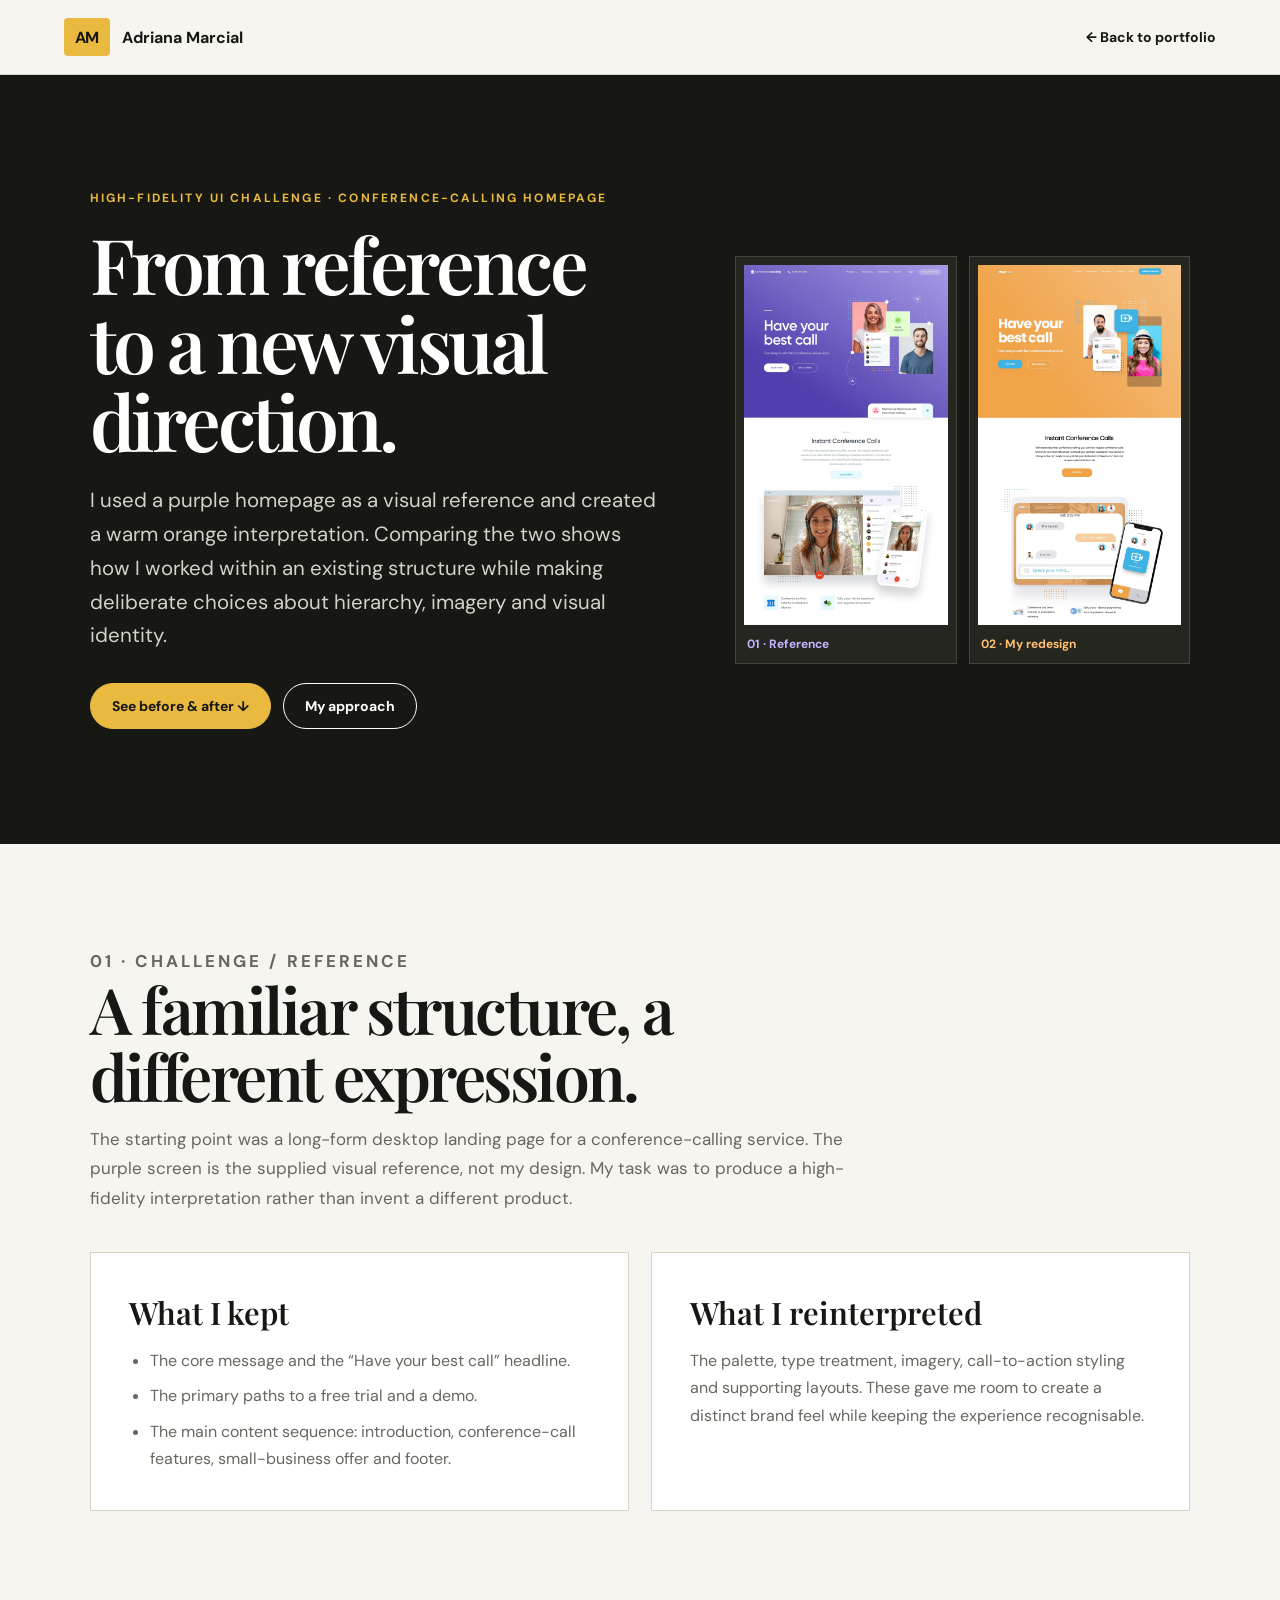
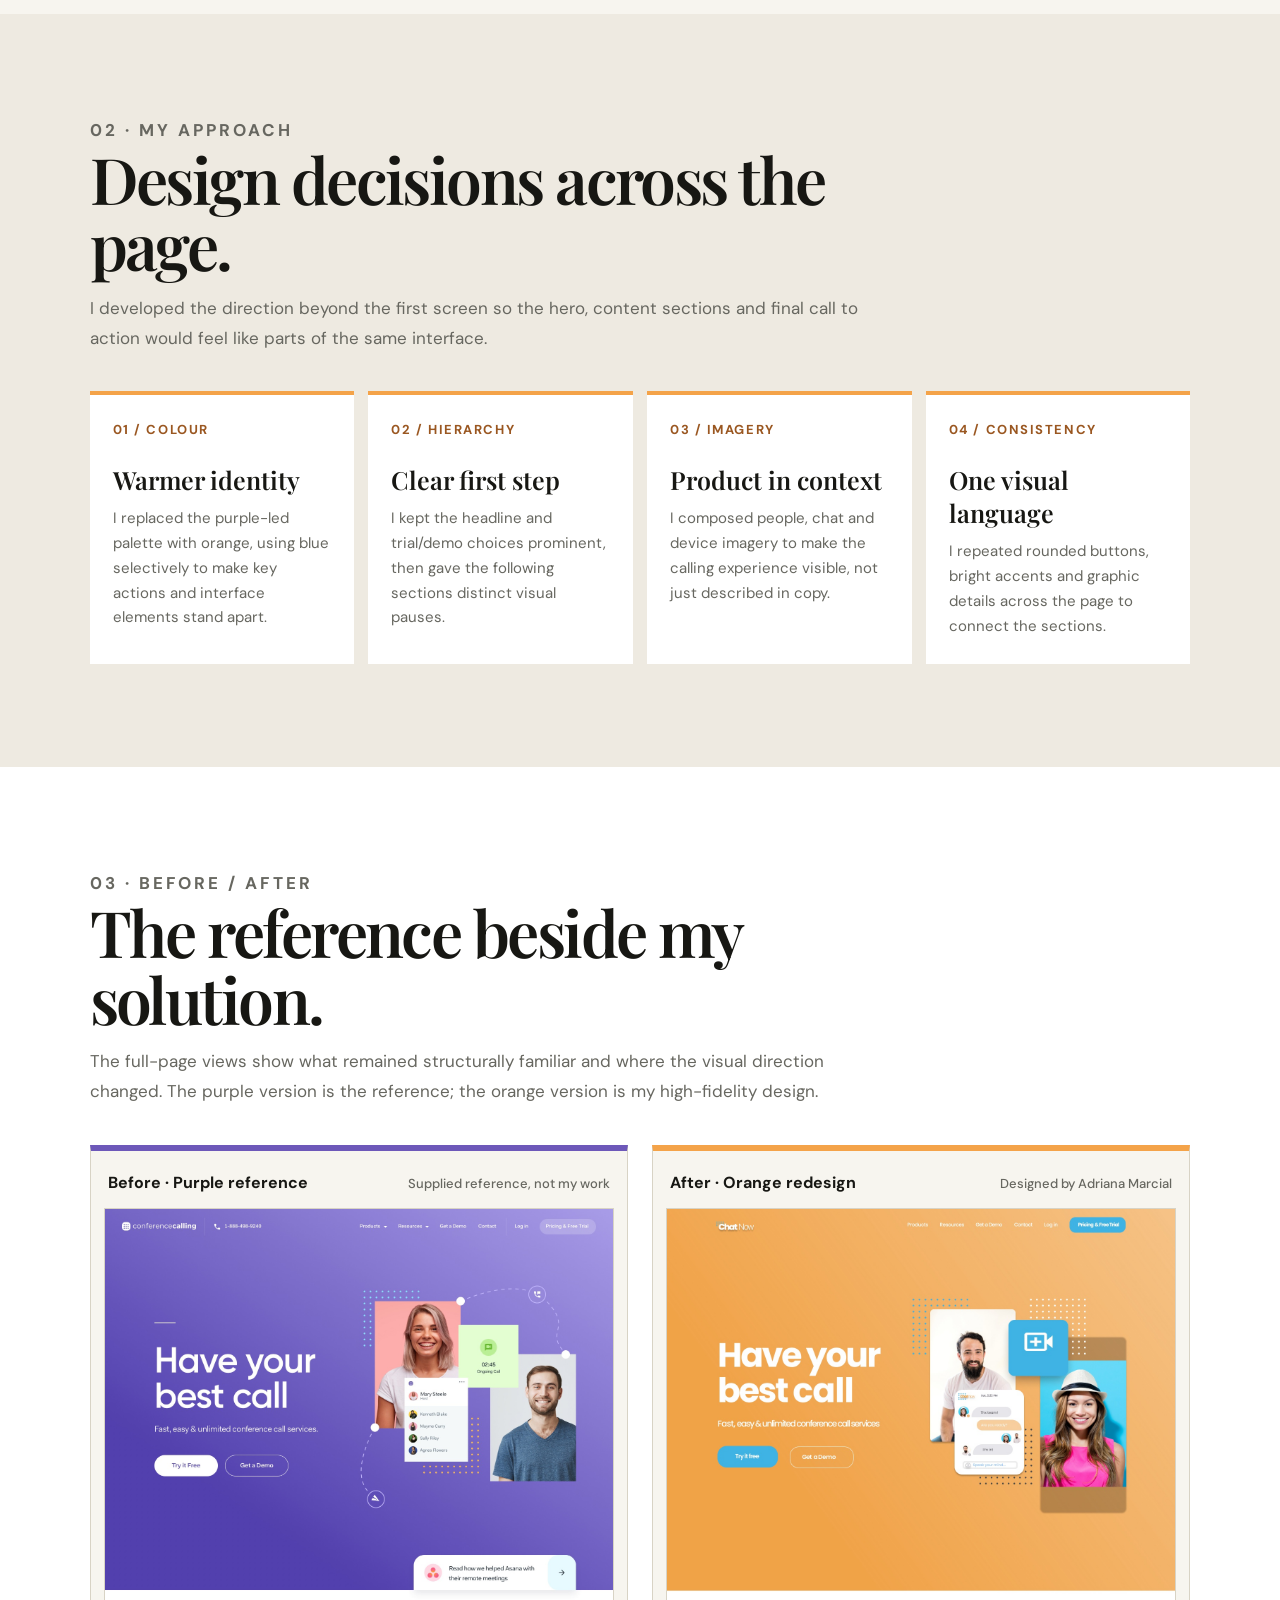
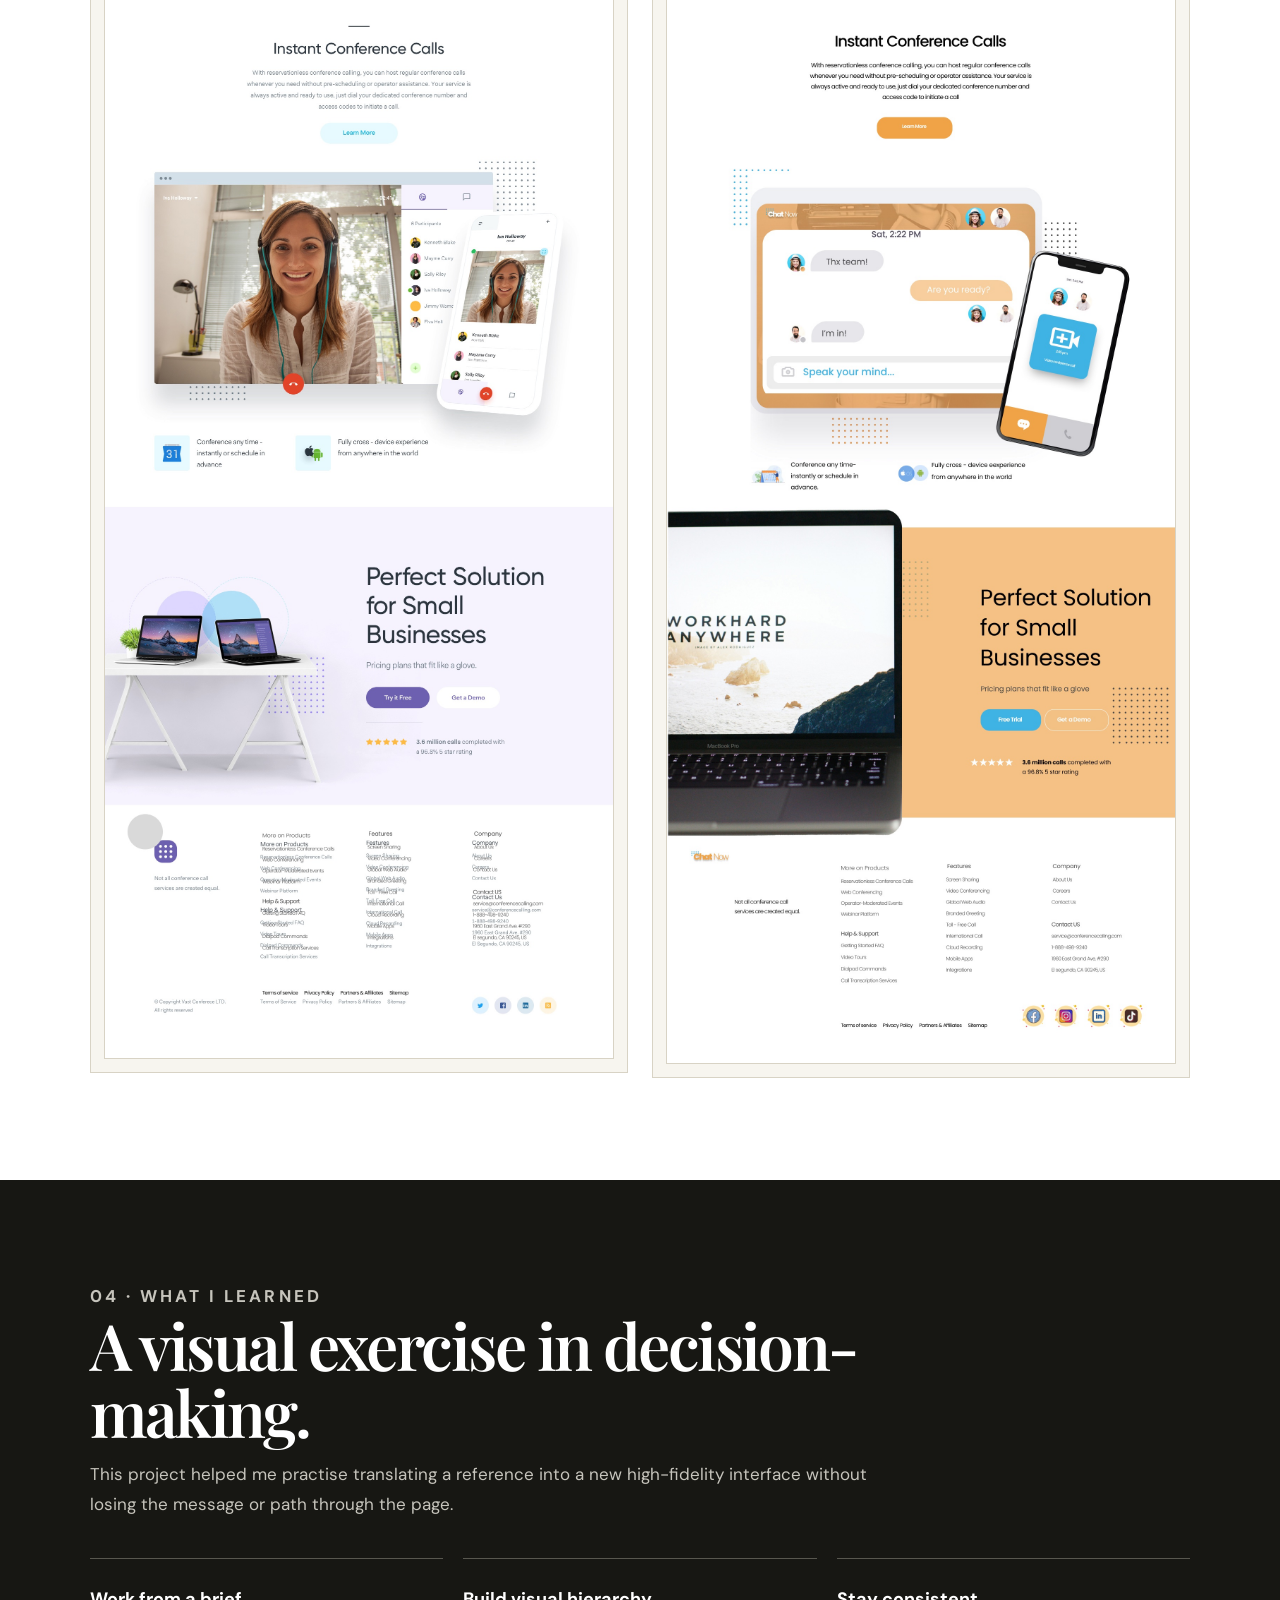
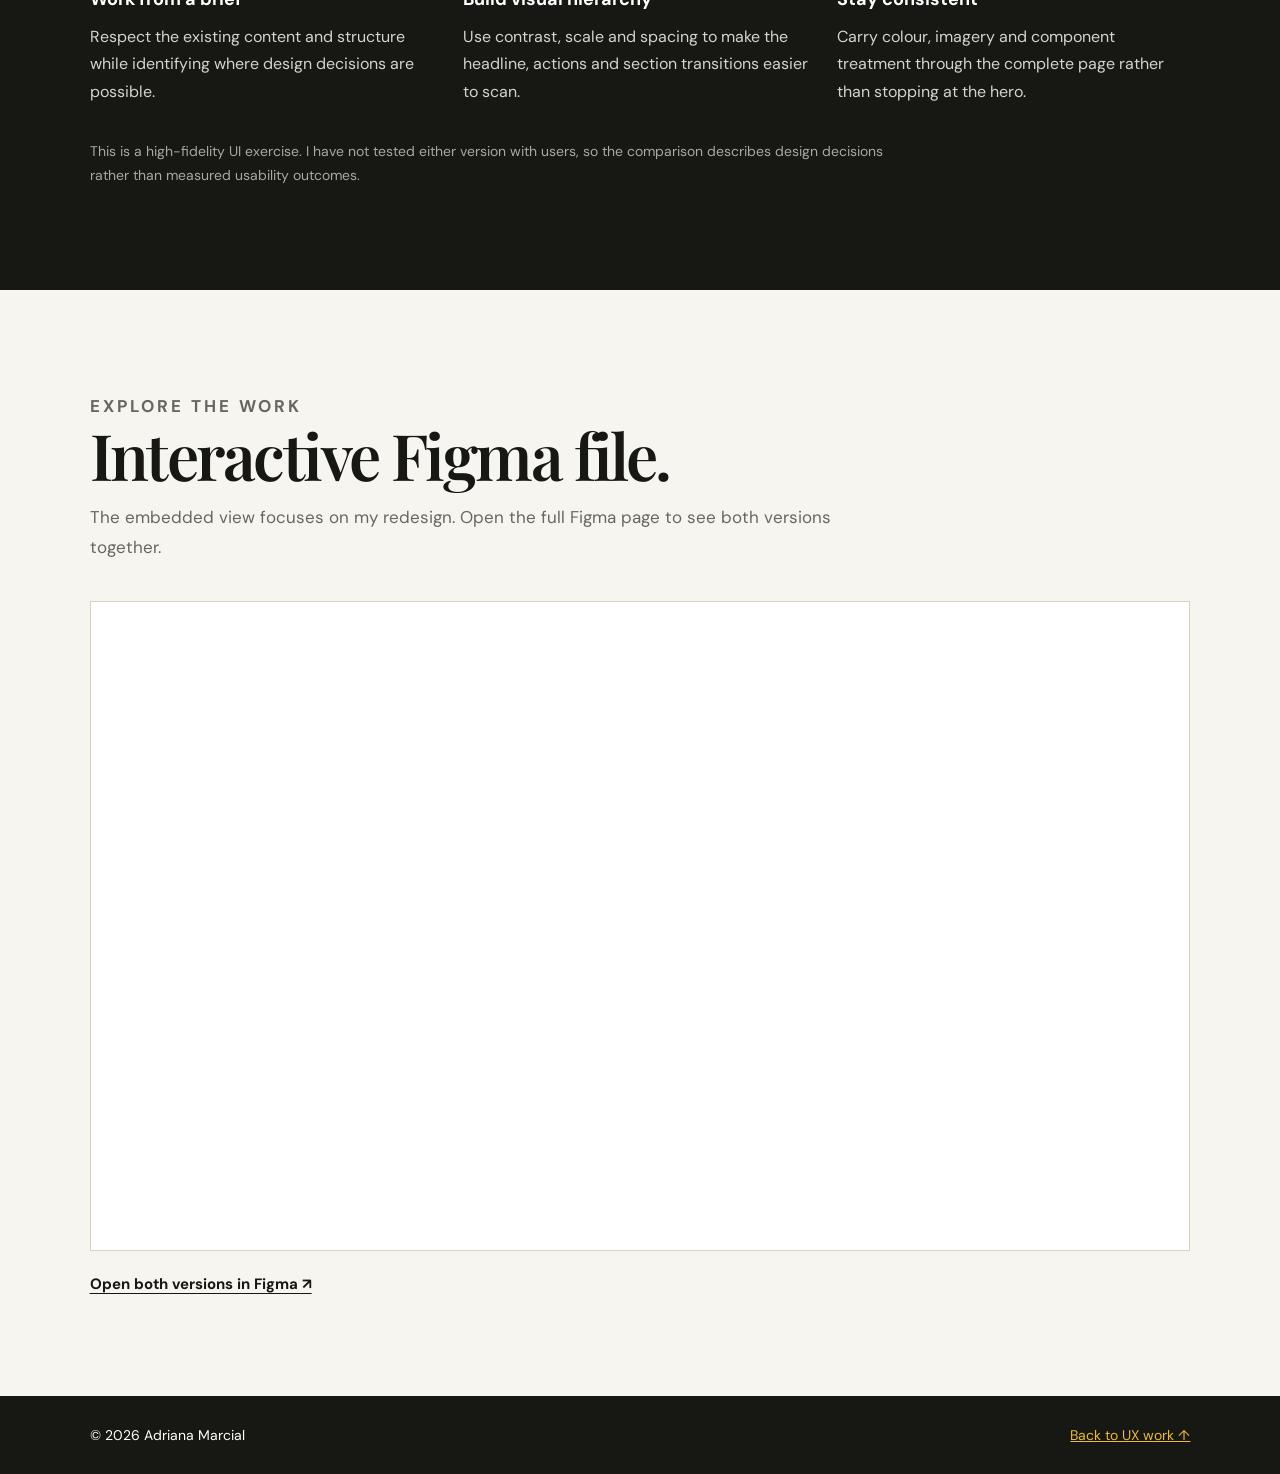
<file: ui-redesign-challenge.html>
<!DOCTYPE html>
<html lang="en">
<head>
  <meta charset="utf-8">
  <meta name="viewport" content="width=device-width, initial-scale=1">
  <title>High-Fidelity UI Challenge | Adriana Marcial</title>
  <meta name="description" content="A before-and-after UI case study showing how Adriana Marcial reinterpreted a conference-calling homepage from a visual reference.">
  <link rel="preconnect" href="https://fonts.googleapis.com">
  <link rel="preconnect" href="https://fonts.gstatic.com" crossorigin>
  <link href="https://fonts.googleapis.com/css2?family=DM+Sans:wght@400;500;600;700&amp;family=Playfair+Display:wght@600&amp;display=swap" rel="stylesheet">
  <style>
    :root { --ink:#171713; --paper:#f7f5ef; --white:#fff; --gold:#e9b940; --orange:#f4a349; --purple:#6d58b9; --muted:#676760; --line:#d8d3c5; }
    * { box-sizing:border-box; }
    html { scroll-behavior:smooth; }
    body { margin:0; color:var(--ink); background:var(--paper); font-family:"DM Sans",sans-serif; }
    a { color:inherit; }
    img { display:block; max-width:100%; }
    h1,h2,h3,p { margin-top:0; }
    nav { display:flex; align-items:center; justify-content:space-between; gap:20px; padding:18px 5vw; background:var(--paper); border-bottom:1px solid var(--line); }
    .brand { display:flex; align-items:center; gap:12px; text-decoration:none; font-weight:700; }
    .brand-mark { display:grid; place-items:center; width:46px; height:38px; border-radius:4px; background:var(--gold); font-size:16px; letter-spacing:-.04em; }
    .back-link { font-size:14px; font-weight:700; text-decoration:none; }
    .back-link:hover,.back-link:focus-visible { text-decoration:underline; text-underline-offset:5px; }
    .eyebrow { display:block; margin:0 0 18px; font-size:12px; font-weight:700; letter-spacing:.18em; text-transform:uppercase; }
    .hero { display:grid; grid-template-columns:minmax(0,1fr) minmax(0,.8fr); align-items:center; gap:clamp(36px,6vw,100px); padding:clamp(70px,9vw,130px) 7vw; background:var(--ink); color:var(--white); }
    .hero .eyebrow { color:var(--gold); }
    h1,h2,h3 { font-family:"Playfair Display",serif; font-weight:600; }
    h1 { max-width:780px; margin-bottom:25px; font-size:clamp(48px,6vw,86px); letter-spacing:-.045em; line-height:1.02; }
    .hero p:not(.eyebrow) { max-width:620px; color:#d3d1c8; font-size:clamp(17px,1.6vw,21px); line-height:1.65; }
    .hero-actions { display:flex; flex-wrap:wrap; gap:12px; margin-top:30px; }
    .button { display:inline-block; padding:13px 21px; border:1px solid currentColor; border-radius:999px; text-decoration:none; font-size:14px; font-weight:700; }
    .button.primary { border-color:var(--gold); background:var(--gold); color:var(--ink); }
    .hero-previews { display:grid; grid-template-columns:repeat(2,minmax(0,1fr)); gap:12px; align-items:start; }
    .hero-previews figure { min-width:0; margin:0; padding:8px; background:#262620; border:1px solid #45453b; }
    .hero-previews img { width:100%; height:360px; object-fit:cover; object-position:top; }
    .hero-previews figcaption { padding:11px 3px 3px; font-size:12px; font-weight:700; }
    .hero-previews figure:first-child figcaption { color:#c4b3ff; }
    .hero-previews figure:last-child figcaption { color:#ffc070; }
    section { padding:clamp(74px,8vw,115px) 7vw; }
    .section-intro { max-width:790px; margin-bottom:38px; }
    .section-intro h2 { margin-bottom:15px; font-size:clamp(39px,5vw,66px); letter-spacing:-.04em; line-height:1.04; }
    .section-intro p { margin-bottom:0; color:var(--muted); font-size:17px; line-height:1.75; }
    .challenge-grid { display:grid; grid-template-columns:repeat(2,minmax(0,1fr)); gap:22px; }
    .challenge-card { padding:clamp(25px,3vw,40px); background:var(--white); border:1px solid var(--line); }
    .challenge-card h3 { margin-bottom:14px; font-size:31px; }
    .challenge-card p,.challenge-card li { color:var(--muted); font-size:16px; line-height:1.7; }
    .challenge-card ul { margin:0; padding-left:21px; }
    .challenge-card li + li { margin-top:8px; }
    .approach { background:#eeeae1; }
    .approach-grid { display:grid; grid-template-columns:repeat(4,minmax(0,1fr)); gap:14px; }
    .approach-card { padding:26px 23px; background:var(--white); border-top:4px solid var(--orange); }
    .approach-card span { display:block; margin-bottom:25px; color:#9a5721; font-size:13px; font-weight:700; letter-spacing:.12em; }
    .approach-card h3 { margin-bottom:10px; font-size:25px; }
    .approach-card p { margin:0; color:var(--muted); font-size:15px; line-height:1.65; }
    .comparison { background:var(--white); }
    .comparison-grid { display:grid; grid-template-columns:repeat(2,minmax(0,1fr)); align-items:start; gap:24px; }
    .screen-card { min-width:0; margin:0; padding:13px; background:var(--paper); border:1px solid var(--line); }
    .screen-card figcaption { display:flex; flex-wrap:wrap; justify-content:space-between; align-items:baseline; gap:8px; padding:8px 4px 15px; font-weight:700; }
    .screen-card figcaption small { color:var(--muted); font-size:13px; font-weight:500; }
    .screen-card img { width:100%; height:auto; border:1px solid var(--line); }
    .reference-card { border-top:6px solid var(--purple); }
    .solution-card { border-top:6px solid var(--orange); }
    .learning { background:var(--ink); color:var(--white); }
    .learning .section-intro p { color:#c6c4bc; }
    .learning-list { display:grid; grid-template-columns:repeat(3,minmax(0,1fr)); gap:20px; margin:0; padding:0; list-style:none; }
    .learning-list li { padding:25px 0 0; border-top:1px solid #58574f; color:#d5d3cb; font-size:16px; line-height:1.7; }
    .learning-list strong { display:block; margin-bottom:9px; color:var(--white); font-size:18px; }
    .learning-note { max-width:820px; margin:35px 0 0; color:#aaa99f; font-size:14px; line-height:1.7; }
    .prototype { background:var(--paper); }
    .prototype-frame { width:100%; min-height:650px; border:1px solid var(--line); background:var(--white); }
    .prototype-link { display:inline-block; margin-top:18px; font-size:15px; font-weight:700; text-underline-offset:4px; }
    footer { display:flex; justify-content:space-between; gap:20px; padding:30px 7vw; background:var(--ink); color:var(--white); font-size:14px; }
    footer a { color:var(--gold); }
    @media (max-width:900px) {
      .hero { grid-template-columns:1fr; }
      .hero-previews { max-width:680px; }
      .approach-grid { grid-template-columns:repeat(2,minmax(0,1fr)); }
    }
    @media (max-width:700px) {
      .challenge-grid,.comparison-grid,.learning-list { grid-template-columns:1fr; }
      .hero-previews img { height:290px; }
      .prototype-frame { min-height:520px; }
    }
    @media (max-width:480px) {
      nav { padding:15px 20px; }
      .brand > span:last-child { display:none; }
      section,.hero { padding-left:24px; padding-right:24px; }
      .hero-previews img { height:210px; }
      .approach-grid { grid-template-columns:1fr; }
      .screen-card { padding:8px; }
      footer { flex-direction:column; padding:26px 24px; }
    }
  </style>
</head>
<body>
  <nav aria-label="Main navigation">
    <a class="brand" href="index.html"><span class="brand-mark">AM</span><span>Adriana Marcial</span></a>
    <a class="back-link" href="index.html#ux-ui-work">← Back to portfolio</a>
  </nav>
  <main>
    <header class="hero">
      <div>
        <p class="eyebrow">High-fidelity UI challenge · Conference-calling homepage</p>
        <h1>From reference to a new visual direction.</h1>
        <p>I used a purple homepage as a visual reference and created a warm orange interpretation. Comparing the two shows how I worked within an existing structure while making deliberate choices about hierarchy, imagery and visual identity.</p>
        <div class="hero-actions"><a class="button primary" href="#comparison">See before &amp; after ↓</a><a class="button" href="#approach">My approach</a></div>
      </div>
      <div class="hero-previews" aria-label="Previews of the reference and redesigned homepage">
        <figure><img src="images/conference-reference-web.jpg" alt="Top of the purple reference homepage" width="1440" height="4105"><figcaption>01 · Reference</figcaption></figure>
        <figure><img src="images/conference-redesign-web.jpg" alt="Top of Adriana's orange redesign" width="1440" height="4118"><figcaption>02 · My redesign</figcaption></figure>
      </div>
    </header>

    <section aria-labelledby="challenge-title">
      <div class="section-intro">
        <p class="eyebrow">01 · Challenge / reference</p>
        <h2 id="challenge-title">A familiar structure, a different expression.</h2>
        <p>The starting point was a long-form desktop landing page for a conference-calling service. The purple screen is the supplied visual reference, not my design. My task was to produce a high-fidelity interpretation rather than invent a different product.</p>
      </div>
      <div class="challenge-grid">
        <div class="challenge-card">
          <h3>What I kept</h3>
          <ul>
            <li>The core message and the “Have your best call” headline.</li>
            <li>The primary paths to a free trial and a demo.</li>
            <li>The main content sequence: introduction, conference-call features, small-business offer and footer.</li>
          </ul>
        </div>
        <div class="challenge-card">
          <h3>What I reinterpreted</h3>
          <p>The palette, type treatment, imagery, call-to-action styling and supporting layouts. These gave me room to create a distinct brand feel while keeping the experience recognisable.</p>
        </div>
      </div>
    </section>

    <section class="approach" id="approach" aria-labelledby="approach-title">
      <div class="section-intro">
        <p class="eyebrow">02 · My approach</p>
        <h2 id="approach-title">Design decisions across the page.</h2>
        <p>I developed the direction beyond the first screen so the hero, content sections and final call to action would feel like parts of the same interface.</p>
      </div>
      <div class="approach-grid">
        <article class="approach-card"><span>01 / COLOUR</span><h3>Warmer identity</h3><p>I replaced the purple-led palette with orange, using blue selectively to make key actions and interface elements stand apart.</p></article>
        <article class="approach-card"><span>02 / HIERARCHY</span><h3>Clear first step</h3><p>I kept the headline and trial/demo choices prominent, then gave the following sections distinct visual pauses.</p></article>
        <article class="approach-card"><span>03 / IMAGERY</span><h3>Product in context</h3><p>I composed people, chat and device imagery to make the calling experience visible, not just described in copy.</p></article>
        <article class="approach-card"><span>04 / CONSISTENCY</span><h3>One visual language</h3><p>I repeated rounded buttons, bright accents and graphic details across the page to connect the sections.</p></article>
      </div>
    </section>

    <section class="comparison" id="comparison" aria-labelledby="comparison-title">
      <div class="section-intro">
        <p class="eyebrow">03 · Before / after</p>
        <h2 id="comparison-title">The reference beside my solution.</h2>
        <p>The full-page views show what remained structurally familiar and where the visual direction changed. The purple version is the reference; the orange version is my high-fidelity design.</p>
      </div>
      <div class="comparison-grid">
        <figure class="screen-card reference-card">
          <figcaption><span>Before · Purple reference</span><small>Supplied reference, not my work</small></figcaption>
          <img src="images/conference-reference-web.jpg" alt="Full purple reference design for a conference-calling homepage" width="1440" height="4105" loading="lazy" decoding="async">
        </figure>
        <figure class="screen-card solution-card">
          <figcaption><span>After · Orange redesign</span><small>Designed by Adriana Marcial</small></figcaption>
          <img src="images/conference-redesign-web.jpg" alt="Full orange high-fidelity redesign of the conference-calling homepage" width="1440" height="4118" loading="lazy" decoding="async">
        </figure>
      </div>
    </section>

    <section class="learning" aria-labelledby="learning-title">
      <div class="section-intro">
        <p class="eyebrow">04 · What I learned</p>
        <h2 id="learning-title">A visual exercise in decision-making.</h2>
        <p>This project helped me practise translating a reference into a new high-fidelity interface without losing the message or path through the page.</p>
      </div>
      <ul class="learning-list">
        <li><strong>Work from a brief</strong>Respect the existing content and structure while identifying where design decisions are possible.</li>
        <li><strong>Build visual hierarchy</strong>Use contrast, scale and spacing to make the headline, actions and section transitions easier to scan.</li>
        <li><strong>Stay consistent</strong>Carry colour, imagery and component treatment through the complete page rather than stopping at the hero.</li>
      </ul>
      <p class="learning-note">This is a high-fidelity UI exercise. I have not tested either version with users, so the comparison describes design decisions rather than measured usability outcomes.</p>
    </section>

    <section class="prototype" aria-labelledby="prototype-title">
      <div class="section-intro">
        <p class="eyebrow">Explore the work</p>
        <h2 id="prototype-title">Interactive Figma file.</h2>
        <p>The embedded view focuses on my redesign. Open the full Figma page to see both versions together.</p>
      </div>
      <iframe class="prototype-frame" title="Interactive Figma file showing Adriana's conference-calling homepage redesign" src="https://embed.figma.com/design/0dMscpJgOU7gubOoF7bgJV/Practice--Chat-App-Homepage-Design--Copy-?node-id=107-17&amp;embed-host=share" allowfullscreen loading="lazy"></iframe>
      <a class="prototype-link" href="https://www.figma.com/design/0dMscpJgOU7gubOoF7bgJV/Practice--Chat-App-Homepage-Design--Copy-?node-id=107-2" target="_blank" rel="noopener noreferrer">Open both versions in Figma ↗</a>
    </section>
  </main>
  <footer><span>© 2026 Adriana Marcial</span><a href="index.html#ux-ui-work">Back to UX work ↑</a></footer>
</body>
</html>
</file>
